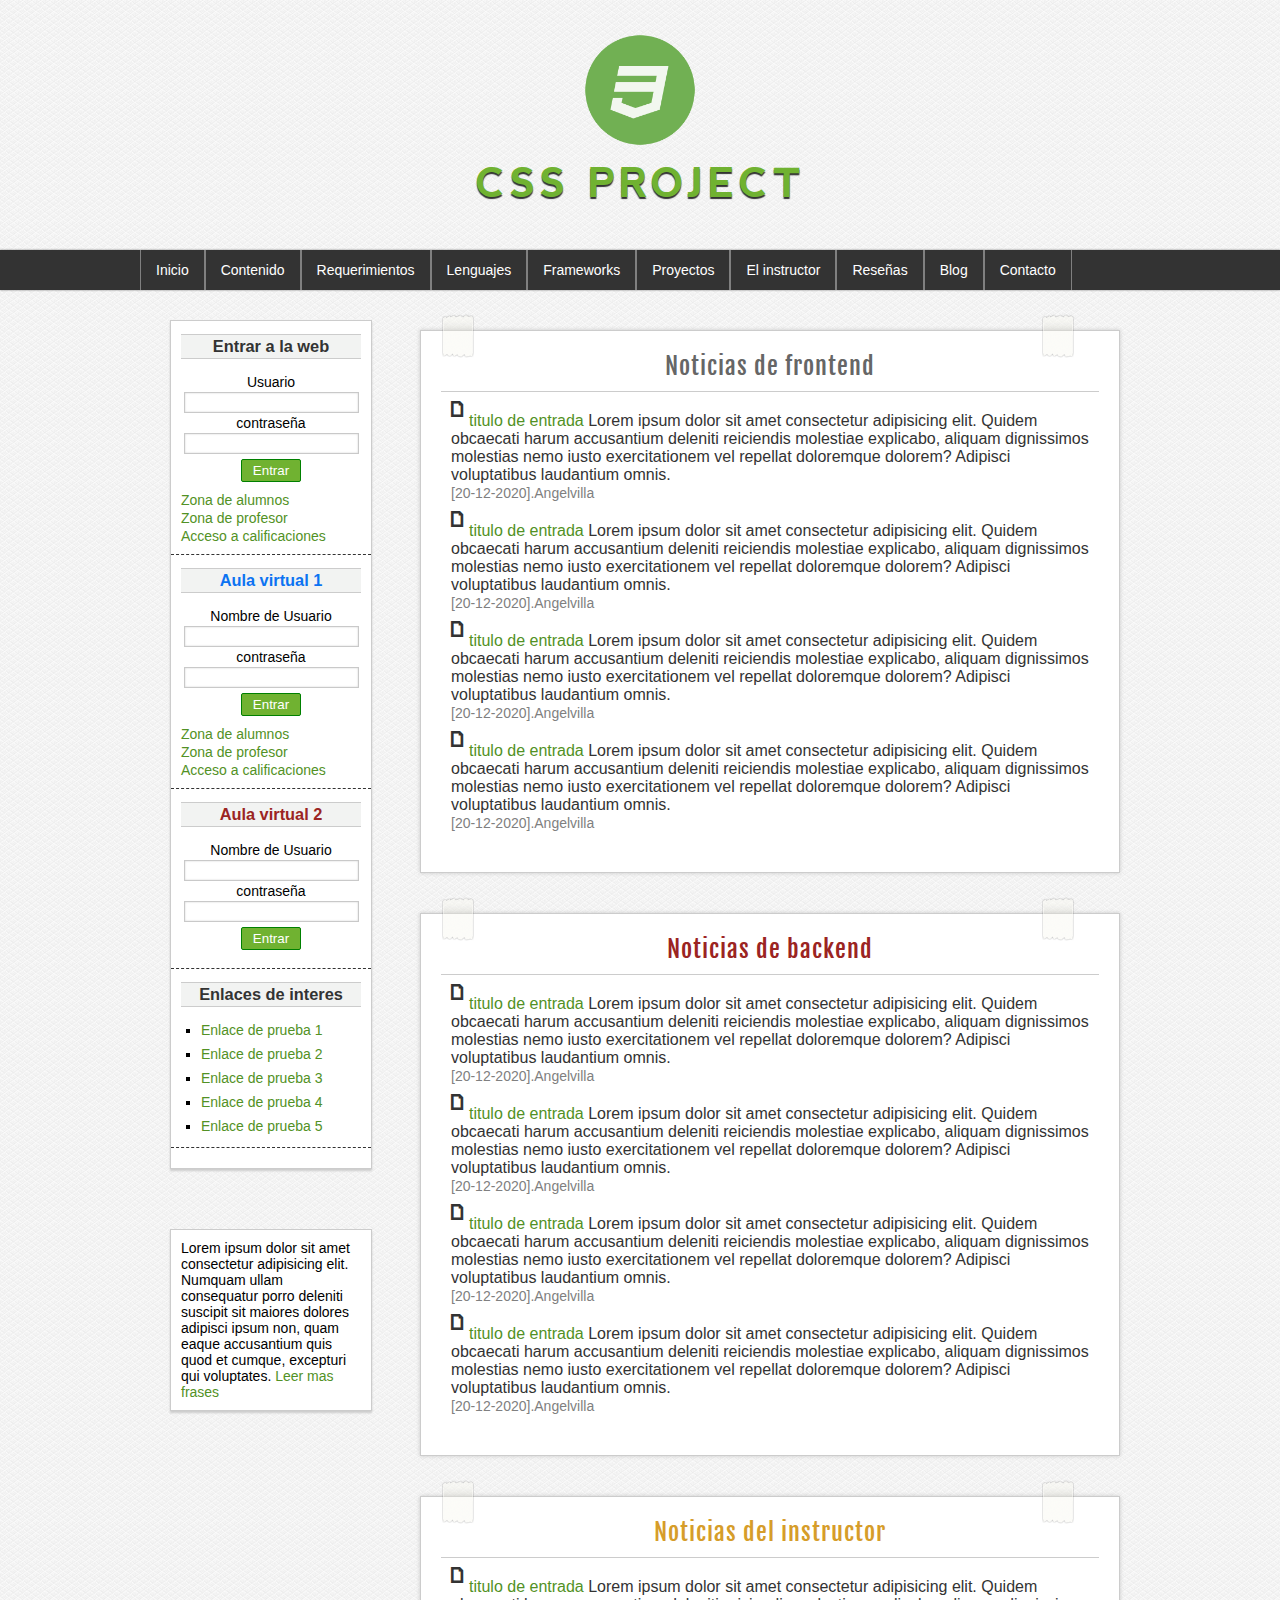
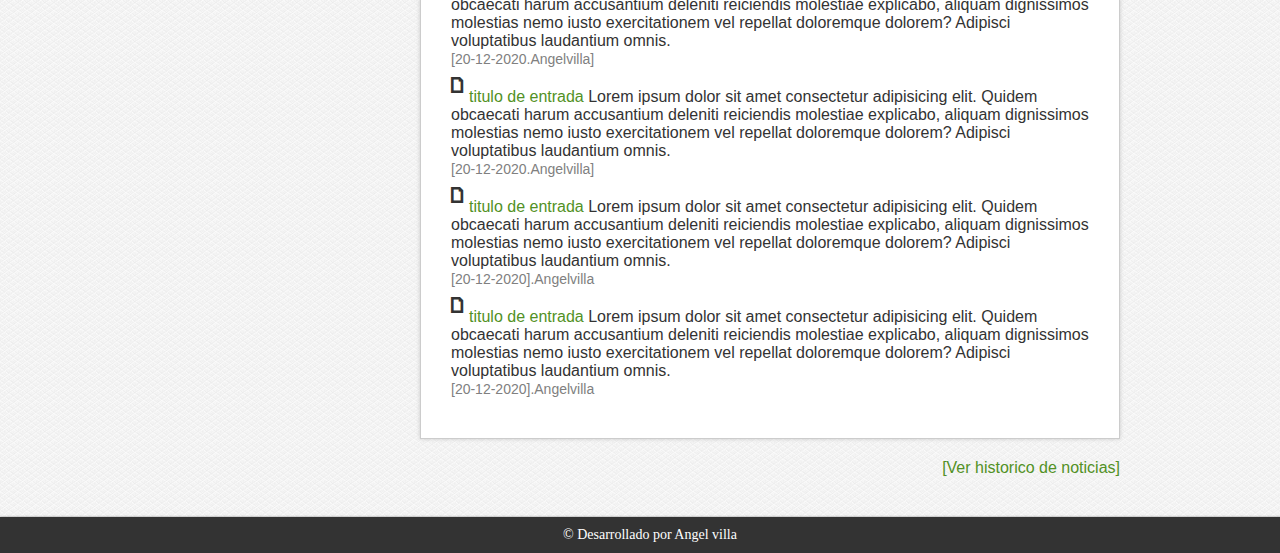
<file: Maquetacion 1/Maquetación 1/index.html>
<!DOCTYPE html>
<html lang="es">

<head>
    <meta charset="UTF-8">
    <meta name="viewport" content="width=device-width, initial-scale=1.0">
    <title>Máster en CSS</title>
    <link rel="stylesheet" href="style.css">
    <link rel="shortcut icon" href="img/logo.png" type="png">
</head>

<body>

    <!--Inicio de la cabecera-->
    <header id="header">
        <div id="logotipo">
            <img src="img/logo.png" alt="logotipo">
        </div>

        <h1>
            <a href="index.html"> <!--para que al clickear la cabecer devuelva home-->
                CSS PROJECT</a>
        </h1>

    </header>


    <!--Fin de la cabecera-->

    <!--Menu de navegacion-->

    <nav id="nav">
        <ul>
            <li>
                <a href="index.html">Inicio</a>
            </li>
            <li>
                <a href="index.html">Contenido</a>
            </li>
            <li>
                <a href="index.html">Requerimientos</a>
            </li>
            <li>
                <a href="index.html">Lenguajes</a>
                <ul>
                    <li>
                        <a href="index.html">HTML</a>
                    </li>
                    <li>
                        <a href="index.html">CSS</a>
                    </li>
                    <li>
                        <a href="index.html">JavaScript</a>
                    </li>
                </ul>
            </li>
            <li>
                <a href="index.html">Frameworks</a>
                <ul>
                    <li>
                        <a href="index.html">LESS</a>
                    </li>
                    <li>
                        <a href="index.html">SASS</a>
                    </li>
                    <li>
                        <a href="index.html">Boostraps</a>
                    </li>
                </ul>
            </li>
            <li>
                <a href="index.html">Proyectos</a>
            </li>
            <li>
                <a href="index.html">El instructor</a>
            </li>
            <li>
                <a href="index.html">Reseñas</a>
            </li>
            <li>
                <a href="index.html">Blog</a>
            </li>
            <li>
                <a href="index.html">Contacto</a>
            </li>
        </ul>
    </nav>
    <!--Fin del Menu de navegacion-->


    <!--Inicio del contenido central-->
    <div id="content">
        <!--Inicio de la barra lateral-->
        <aside id="aside">

            <div class="widget" id="login">
                <h3>Entrar a la web</h3>
                <form>
                    <label>Usuario</label>
                    <input type="text">
                    <label>contraseña</label>
                    <input type="password">

                    <input type="submit" value="Entrar">

                    <a href="index.html">Zona de alumnos</a>
                    <a href="index.html">Zona de profesor</a>
                    <a href="index.html">Acceso a calificaciones</a>
                </form>
            </div>


            <div class="widget" id="login">
                <h3 class="blue">Aula virtual 1</h3>
                <form>
                    <label>Nombre de Usuario</label>
                    <input type="text">
                    <label>contraseña</label>
                    <input type="password">

                    <input type="submit" value="Entrar">
                </form>

                <a href="index.html">Zona de alumnos</a>
                <a href="index.html">Zona de profesor</a>
                <a href="index.html">Acceso a calificaciones</a>

            </div>

            <div class="widget" id="login">
                <h3 class="red">Aula virtual 2</h3>
                <form>
                    <label>Nombre de Usuario</label>
                    <input type="text">
                    <label>contraseña</label>
                    <input type="password">

                    <input type="submit" value="Entrar">
                </form>
            </div>


            <div class="widget" id="login">
                <h3>Enlaces de interes</h3>
                <ul>
                    <li>
                        <a href="#">Enlace de prueba 1</a>
                    </li>
                    <li>
                        <a href="#">Enlace de prueba 2</a>
                    </li>
                    <li>
                        <a href="#">Enlace de prueba 3</a>
                    </li>
                    <li>
                        <a href="#">Enlace de prueba 4</a>
                    </li>
                    <li>
                        <a href="#">Enlace de prueba 5</a>
                    </li>
                </ul>


            </div>

        </aside>

        <!--Fin de la barra lateral-->

        <!--inicio de las secciones-->
        <div id="section">

            <section id="frontend">
                <span class="sticker">
                    <img class="sticker1" src="img/scotch.png" alt="scotch">
                    <img class="sticker2" src="img/scotch.png" alt="scotch">
                </span>
                <h2 class="titulo">Noticias de frontend</h2>
                
                <article class="article">
                    <span class="icons">a</span>
                    <p>
                        <a href="index.html">titulo de entrada</a>
                        Lorem ipsum dolor sit amet consectetur adipisicing elit. Quidem obcaecati harum accusantium deleniti reiciendis molestiae explicabo, aliquam dignissimos molestias nemo iusto exercitationem vel repellat doloremque dolorem? Adipisci voluptatibus laudantium omnis.
                    </p>
                    <span class="date">
                        [20-12-2020].Angelvilla
                    </span>
                </article>

                <article class="article">
                    <span class="icons">a</span>
                    <p>
                        <a href="index.html">titulo de entrada</a>
                        Lorem ipsum dolor sit amet consectetur adipisicing elit. Quidem obcaecati harum accusantium deleniti reiciendis molestiae explicabo, aliquam dignissimos molestias nemo iusto exercitationem vel repellat doloremque dolorem? Adipisci voluptatibus laudantium omnis.
                    </p>
                    <span class="date">
                        [20-12-2020].Angelvilla
                    </span>
                </article>

                <article class="article">
                    <span class="icons">a</span>
                    <p>
                        <a href="index.html">titulo de entrada</a>
                        Lorem ipsum dolor sit amet consectetur adipisicing elit. Quidem obcaecati harum accusantium deleniti reiciendis molestiae explicabo, aliquam dignissimos molestias nemo iusto exercitationem vel repellat doloremque dolorem? Adipisci voluptatibus laudantium omnis.
                    </p>
                    <span class="date">
                        [20-12-2020].Angelvilla
                    </span>
                </article>

                <article class="article">
                    <span class="icons">a</span>
                    <p>
                        <a href="index.html">titulo de entrada</a>
                        Lorem ipsum dolor sit amet consectetur adipisicing elit. Quidem obcaecati harum accusantium deleniti reiciendis molestiae explicabo, aliquam dignissimos molestias nemo iusto exercitationem vel repellat doloremque dolorem? Adipisci voluptatibus laudantium omnis.
                    </p>
                    <span class="date">
                        [20-12-2020].Angelvilla
                    </span>
                </article>
            </section>

            <section id="backend">
                <span class="sticker">
                    <img class="sticker1" src="img/scotch.png" alt="scotch">
                    <img class="sticker2" src="img/scotch.png" alt="scotch">
                </span>
                <h2 class="titulo red">Noticias de backend</h2>
                
                <article class="article">
                    <span class="icons">a</span>
                    <p>
                        <a href="index.html">titulo de entrada</a>
                        Lorem ipsum dolor sit amet consectetur adipisicing elit. Quidem obcaecati harum accusantium deleniti reiciendis molestiae explicabo, aliquam dignissimos molestias nemo iusto exercitationem vel repellat doloremque dolorem? Adipisci voluptatibus laudantium omnis.
                    </p>
                    <span class="date">
                        [20-12-2020].Angelvilla
                    </span>
                </article>

                <article class="article">
                    <span class="icons">a</span>
                    <p>
                        <a href="index.html">titulo de entrada</a>
                        Lorem ipsum dolor sit amet consectetur adipisicing elit. Quidem obcaecati harum accusantium deleniti reiciendis molestiae explicabo, aliquam dignissimos molestias nemo iusto exercitationem vel repellat doloremque dolorem? Adipisci voluptatibus laudantium omnis.
                    </p>
                    <span class="date">
                        [20-12-2020].Angelvilla
                    </span>
                </article>

                <article class="article">
                    <span class="icons">a</span>
                    <p>
                        <a href="index.html">titulo de entrada</a>
                        Lorem ipsum dolor sit amet consectetur adipisicing elit. Quidem obcaecati harum accusantium deleniti reiciendis molestiae explicabo, aliquam dignissimos molestias nemo iusto exercitationem vel repellat doloremque dolorem? Adipisci voluptatibus laudantium omnis.
                    </p>
                    <span class="date">
                        [20-12-2020].Angelvilla
                    </span>
                </article>

                <article class="article">
                    <span class="icons">a</span>
                    <p>
                        <a href="index.html">titulo de entrada</a>
                        Lorem ipsum dolor sit amet consectetur adipisicing elit. Quidem obcaecati harum accusantium deleniti reiciendis molestiae explicabo, aliquam dignissimos molestias nemo iusto exercitationem vel repellat doloremque dolorem? Adipisci voluptatibus laudantium omnis.
                    </p>
                    <span class="date">
                        [20-12-2020].Angelvilla
                    </span>
                </article>
            </section>

            <section id="instructor">
                <span class="sticker">
                    <img class="sticker1" src="img/scotch.png" alt="scotch">
                    <img class="sticker2" src="img/scotch.png" alt="scotch">
                </span>
                <h2 class="titulo orange">Noticias del instructor</h2>
                
                <article class="article">
                    <span class="icons">a</span>
                    <p>
                        <a href="index.html">titulo de entrada</a>
                        Lorem ipsum dolor sit amet consectetur adipisicing elit. Quidem obcaecati harum accusantium deleniti reiciendis molestiae explicabo, aliquam dignissimos molestias nemo iusto exercitationem vel repellat doloremque dolorem? Adipisci voluptatibus laudantium omnis.
                    </p>
                    <span class="date">
                        [20-12-2020.Angelvilla]
                    </span>
                </article>

                <article class="article">
                    <span class="icons">a</span>
                    <p>
                        <a href="index.html">titulo de entrada</a>
                        Lorem ipsum dolor sit amet consectetur adipisicing elit. Quidem obcaecati harum accusantium deleniti reiciendis molestiae explicabo, aliquam dignissimos molestias nemo iusto exercitationem vel repellat doloremque dolorem? Adipisci voluptatibus laudantium omnis.
                    </p>
                    <span class="date">
                        [20-12-2020.Angelvilla]
                    </span>
                </article>

                <article class="article">
                    <span class="icons">a</span>
                    <p>
                        <a href="index.html">titulo de entrada</a>
                        Lorem ipsum dolor sit amet consectetur adipisicing elit. Quidem obcaecati harum accusantium deleniti reiciendis molestiae explicabo, aliquam dignissimos molestias nemo iusto exercitationem vel repellat doloremque dolorem? Adipisci voluptatibus laudantium omnis.
                    </p>
                    <span class="date">
                        [20-12-2020].Angelvilla
                    </span>
                </article>

                <article class="article">
                    <span class="icons">a</span>
                    <p>
                        <a href="index.html">titulo de entrada</a>
                        Lorem ipsum dolor sit amet consectetur adipisicing elit. Quidem obcaecati harum accusantium deleniti reiciendis molestiae explicabo, aliquam dignissimos molestias nemo iusto exercitationem vel repellat doloremque dolorem? Adipisci voluptatibus laudantium omnis.
                    </p>
                    <span class="date">
                        [20-12-2020].Angelvilla
                    </span>
                </article>
            </section>
        </div>
        <!--fin de las secciones-->
        <aside id="frase">
            Lorem ipsum dolor sit amet consectetur adipisicing elit. Numquam ullam consequatur porro deleniti suscipit
            sit maiores dolores adipisci ipsum non, quam eaque accusantium quis quod et cumque, excepturi qui
            voluptates.
            
            <a href="#">Leer mas frases</a>
        </aside>
        <div class="clearfix"></div>
        <div id="history">
            <a href="index.html">[Ver historico de noticias]</a>
        </div>
    </div>
    <div class="clearfix"></div>
    <!--Fin del contenido central-->
    <footer id="footer">
        <p>&copy; Desarrollado por Angel villa</p>
    </footer>
</body>

</html>
</file>
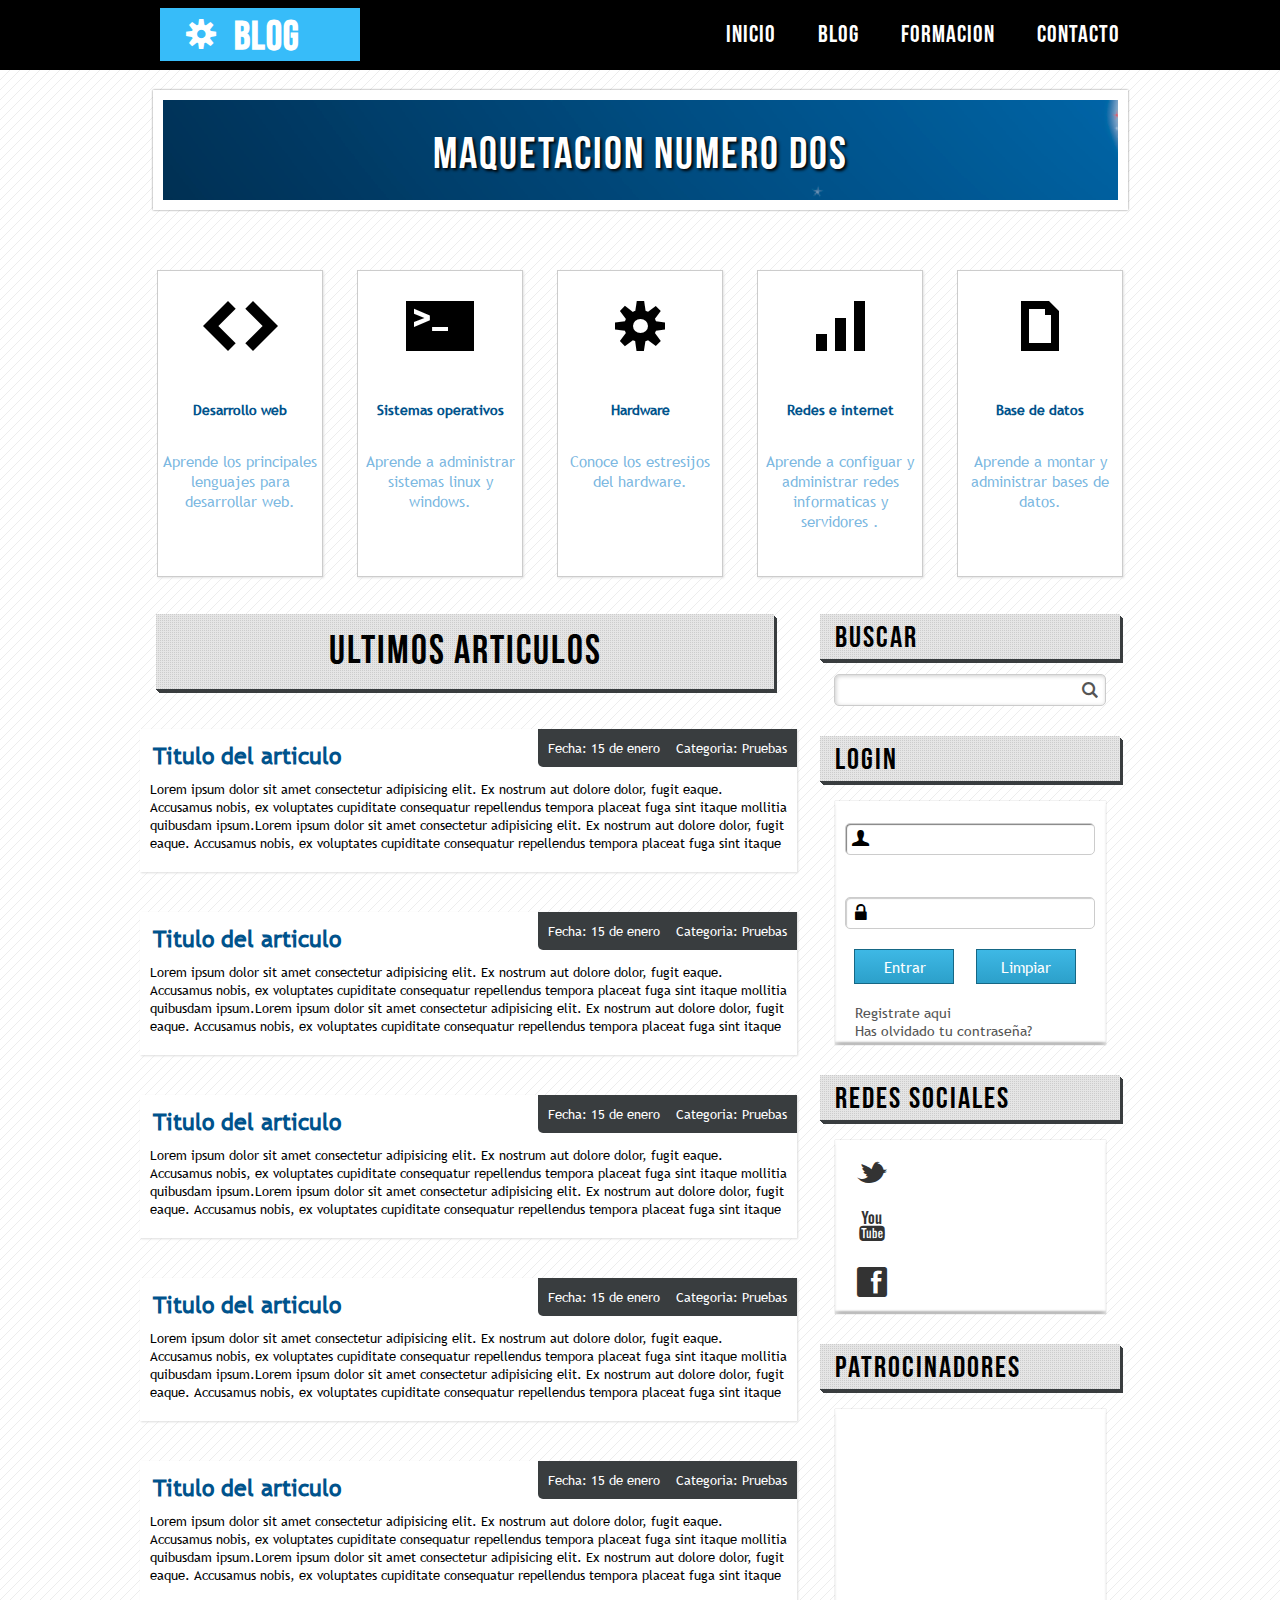
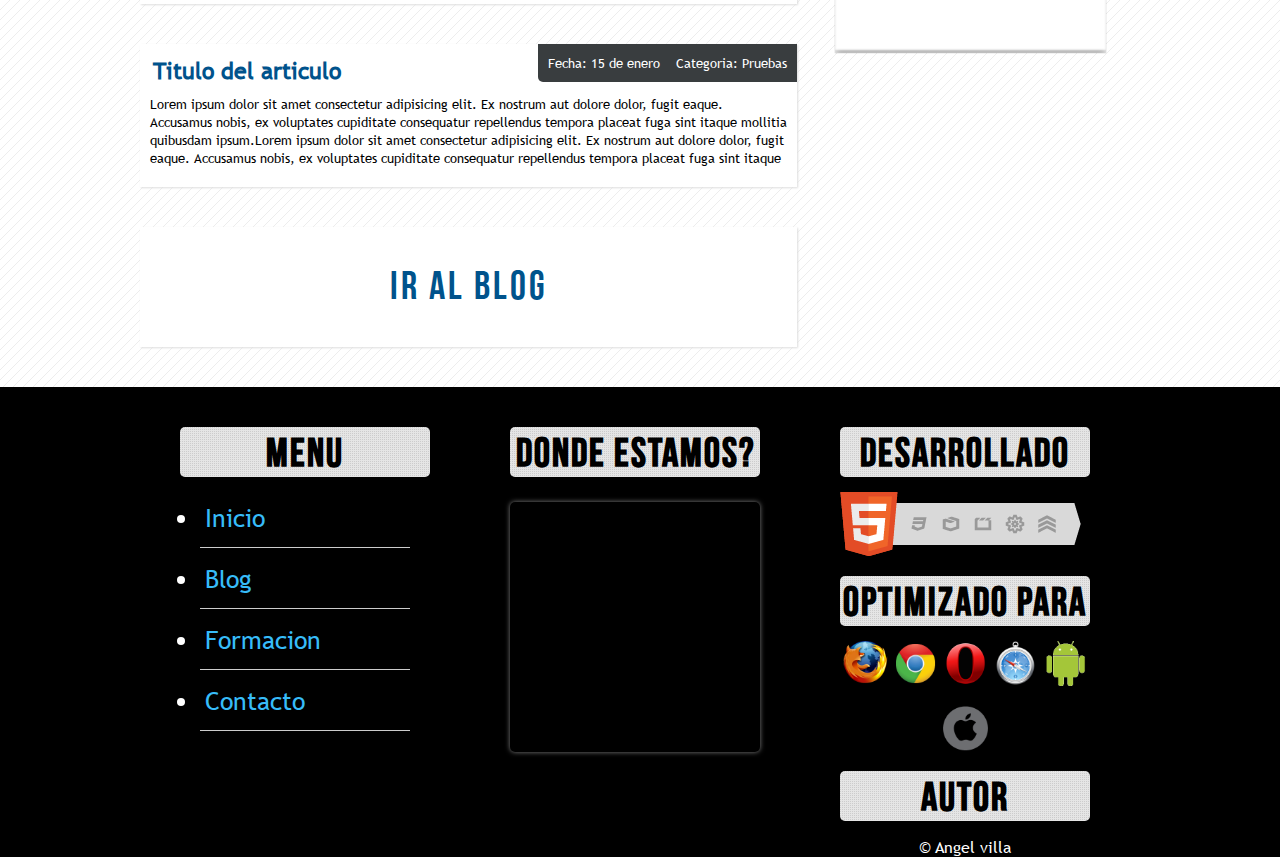
<file: reponsive design/Maquetacion 2/index.html>
<!DOCTYPE html>
<html lang="es">

<head>
    <meta charset="UTF-8">
    <meta name="viewport" content="width=device-width, user-scalable=no">
    <link rel="stylesheet" href="style.css">
    <link rel="icon" href="img/supertux.png" type="image/x-icon">
    <link rel="stylesheet" href="reponsive.css">
    <title>Maquetacion 2</title>

</head>

<body>
    <!--inicio de la cabecera-->
    <header id="header">
        <div class="wrap">
            <div id="logotipo">
                <span class="gear">S </span>
                <h3>BLOG</h3>
            </div>
            <nav id="menu">
                <ul>
                    <li>
                        <a href="#">Inicio</a>
                    </li>
                    <li>
                        <a href="#">Blog</a>
                    </li>
                    <li>
                        <a href="#">Formacion</a>
                    </li>
                    <li>
                        <a href="#">Contacto</a>
                    </li>
                </ul>
            </nav>
        </div>
    </header>
    <!--fin de la cabecera-->

    <section class="wrap">
        <section id="info">
            <!--inicio banner-->
            <div id="banner">
                <h1>Maquetacion numero dos </h1>
            </div>
            <!--fin banner-->
            <!--inicio de tarjetas-->
            <div id="cards">
                <div class="card">
                    <p class="icon">H</p>
                    <h2 class="category">Desarrollo web</h2>
                    <p class="description">
                        Aprende los principales lenguajes para desarrollar web.
                    </p>
                </div>

                <div class="card">
                    <p class="icon">_</p>
                    <h2 class="category">Sistemas operativos</h2>
                    <p class="description">
                        Aprende a administrar sistemas linux y windows.
                    </p>
                </div>

                <div class="card">
                    <p class="icon">S</p>
                    <h2 class="category">Hardware</h2>
                    <p class="description">
                        Conoce los estresijos del hardware.
                    </p>
                </div>

                <div class="card">
                    <p class="icon">u</p>
                    <h2 class="category">Redes e internet</h2>
                    <p class="description">
                        Aprende a configuar y administrar redes informaticas y servidores .
                    </p>
                </div>


                <div class="card">
                    <p class="icon">a</p>
                    <h2 class="category">Base de datos</h2>
                    <p class="description">
                        Aprende a montar y administrar bases de datos.
                    </p>
                </div>
            </div>
            <!--fin de tarjetas-->

        </section>
        <!--inicio de barra lateral-->
        <div class="clearfix"></div>
        <aside id="lateral">
            <h3>BUSCAR</h3>
            <div id="search">
                <form>
                    <input type="text" />
                    <input type="button" class="icon" value="L">
                </form>
            </div>

            <h3>LOGIN</h3>
            <div id="login" class="aside-box">
                <form>
                    <label class="icon" id="user">U</label>
                    <input type="email" />
                    <br>
                    <label class="icon" id="password">w</label>
                    <input type="password" />

                    <input type="submit" value="Entrar">
                    <input type="reset" value="Limpiar">


                    <a href="#">Registrate aqui</a>
                    <a href="#">Has olvidado tu contraseña?</a>
                </form>
            </div>

            <h3>REDES SOCIALES</h3>

            <div id="social" class="aside-box">
                <div class="twitter">
                    <a href="#" class="icon">t</a>
                    <p class="overlay">twitter</p>
                </div>

                <div class="youtube">
                    <a href="https://www.youtube.com" class="icon">y</a>
                    <p class="overlay">youtube</p>
                </div>

                <div class="facebook">
                    <a href="#" class="icon">f</a>
                    <p class="overlay">facebook</p>
                </div>
            </div>

            <h3>PATROCINADORES</h3>
            <div id="sponsors" class="aside-box"></div>
        </aside>
        <!--fin de barra lateral-->

        <!--inicio de articulos-->
        <section id="articles">
            <h2>Ultimos articulos</h2>
            <div class="clearfix"></div>
            <article>
                <div class="data">
                    <span>Fecha: 15 de enero</span>
                    <span>Categoria: Pruebas</span>
                </div>
                <h4>
                    <a href="#">Titulo del articulo </a>
                </h4>
                <p>Lorem ipsum dolor sit amet consectetur adipisicing elit. Ex nostrum aut dolore dolor, fugit eaque.
                    Accusamus nobis, ex voluptates cupiditate consequatur repellendus tempora placeat fuga sint itaque
                    mollitia quibusdam ipsum.Lorem ipsum dolor sit amet consectetur adipisicing elit. Ex nostrum aut
                    dolore dolor, fugit eaque.
                    Accusamus nobis, ex voluptates cupiditate consequatur repellendus tempora placeat fuga sint itaque
                </p>
            </article>


            <article>
                <div class="data">
                    <span>Fecha: 15 de enero</span>
                    <span>Categoria: Pruebas</span>
                </div>
                <h4>
                    <a href="#">Titulo del articulo </a>
                </h4>
                <p>Lorem ipsum dolor sit amet consectetur adipisicing elit. Ex nostrum aut dolore dolor, fugit eaque.
                    Accusamus nobis, ex voluptates cupiditate consequatur repellendus tempora placeat fuga sint itaque
                    mollitia quibusdam ipsum.Lorem ipsum dolor sit amet consectetur adipisicing elit. Ex nostrum aut
                    dolore dolor, fugit eaque.
                    Accusamus nobis, ex voluptates cupiditate consequatur repellendus tempora placeat fuga sint itaque
                </p>
            </article>


            <article>
                <div class="data">
                    <span>Fecha: 15 de enero</span>
                    <span>Categoria: Pruebas</span>
                </div>
                <h4>
                    <a href="#">Titulo del articulo </a>
                </h4>
                <p>Lorem ipsum dolor sit amet consectetur adipisicing elit. Ex nostrum aut dolore dolor, fugit eaque.
                    Accusamus nobis, ex voluptates cupiditate consequatur repellendus tempora placeat fuga sint itaque
                    mollitia quibusdam ipsum.Lorem ipsum dolor sit amet consectetur adipisicing elit. Ex nostrum aut
                    dolore dolor, fugit eaque.
                    Accusamus nobis, ex voluptates cupiditate consequatur repellendus tempora placeat fuga sint itaque
                </p>
            </article>


            <article>
                <div class="data">
                    <span>Fecha: 15 de enero</span>
                    <span>Categoria: Pruebas</span>
                </div>
                <h4>
                    <a href="#">Titulo del articulo </a>
                </h4>
                <p>Lorem ipsum dolor sit amet consectetur adipisicing elit. Ex nostrum aut dolore dolor, fugit eaque.
                    Accusamus nobis, ex voluptates cupiditate consequatur repellendus tempora placeat fuga sint itaque
                    mollitia quibusdam ipsum.Lorem ipsum dolor sit amet consectetur adipisicing elit. Ex nostrum aut
                    dolore dolor, fugit eaque.
                    Accusamus nobis, ex voluptates cupiditate consequatur repellendus tempora placeat fuga sint itaque
                </p>
            </article>


            <article>
                <div class="data">
                    <span>Fecha: 15 de enero</span>
                    <span>Categoria: Pruebas</span>
                </div>
                <h4>
                    <a href="#">Titulo del articulo </a>
                </h4>
                <p>Lorem ipsum dolor sit amet consectetur adipisicing elit. Ex nostrum aut dolore dolor, fugit eaque.
                    Accusamus nobis, ex voluptates cupiditate consequatur repellendus tempora placeat fuga sint itaque
                    mollitia quibusdam ipsum.Lorem ipsum dolor sit amet consectetur adipisicing elit. Ex nostrum aut
                    dolore dolor, fugit eaque.
                    Accusamus nobis, ex voluptates cupiditate consequatur repellendus tempora placeat fuga sint itaque
                </p>
            </article>


            <article>
                <div class="data">
                    <span>Fecha: 15 de enero</span>
                    <span>Categoria: Pruebas</span>
                </div>
                <h4>
                    <a href="#">Titulo del articulo </a>
                </h4>
                <p>Lorem ipsum dolor sit amet consectetur adipisicing elit. Ex nostrum aut dolore dolor, fugit eaque.
                    Accusamus nobis, ex voluptates cupiditate consequatur repellendus tempora placeat fuga sint itaque
                    mollitia quibusdam ipsum.Lorem ipsum dolor sit amet consectetur adipisicing elit. Ex nostrum aut
                    dolore dolor, fugit eaque.
                    Accusamus nobis, ex voluptates cupiditate consequatur repellendus tempora placeat fuga sint itaque
                </p>
            </article>
            <article id="blog">
                <a href="#">IR AL BLOG</a>
            </article>


        </section>
        <!--fin de  articulos-->
    </section>

    <!--inicio pie de pagina-->
    <div class="clearfix"></div>

    <footer id="footer">
        <div class="wrap">
            <div id="menu_footer">
                <h5>MENU</h5>
                <ul>
                    <li>
                        <a href="#">Inicio</a>
                    </li>
                    <li>
                        <a href="#">Blog</a>
                    </li>
                    <li>
                        <a href="#">Formacion</a>
                    </li>
                    <li>
                        <a href="#">Contacto</a>
                    </li>
                </ul>
            </div>

            <div id="location">
                <h5>DONDE ESTAMOS?</h5>
                <iframe
                    src="https://www.google.com/maps/embed?pb=!1m18!1m12!1m3!1d392562.9430847992!2d-105.18545644117289!3d39.76439863974136!2m3!1f0!2f0!3f0!3m2!1i1024!2i768!4f13.1!3m3!1m2!1s0x876b80aa231f17cf%3A0x118ef4f8278a36d6!2sDenver%2C%20Colorado%2C%20EE.%20UU.!5e0!3m2!1ses!2sve!4v1695515170751!5m2!1ses!2sve"
                    width="600" height="450" style="border:0;" allowfullscreen="" loading="lazy"
                    referrerpolicy="no-referrer-when-downgrade"></iframe>
            </div>

            <div id="info">
                <h5>Desarrollado con</h5>
                <p>
                    <img src="img/html5-badge-h-css3-graphics-multimedia-performance-semantics.png" alt="HTML">
                </p>
                <h5>Optimizado para</h5>
                <p id="browsers">
                    <a href="#">
                        <img src="img/firefox-icon.png" alt="firefox" title="firefox">
                    </a>

                    <a href="#">
                        <img src="img/chrome.png" alt="chrome" title="chrome">
                    </a>

                    <a href="#">
                        <img src="img/Opera_256x256.png" alt="Opera" title="Opera">
                    </a>

                    <a href="#">
                        <img src="img/safari.png" alt="safari" title="safari">
                    </a>

                    <a href="#">
                        <img src="img/android.png" alt="android" title="android">
                    </a>

                    <a href="#">
                        <img src="img/ios.png" alt="IPHONE" title="IPHONE">
                    </a>

                </p>
                <h5>
                    Autor
                </h5>
                <p>&copy; Angel villa</p>
            </div>


        </div>
    </footer>

</body>

</html>
</file>
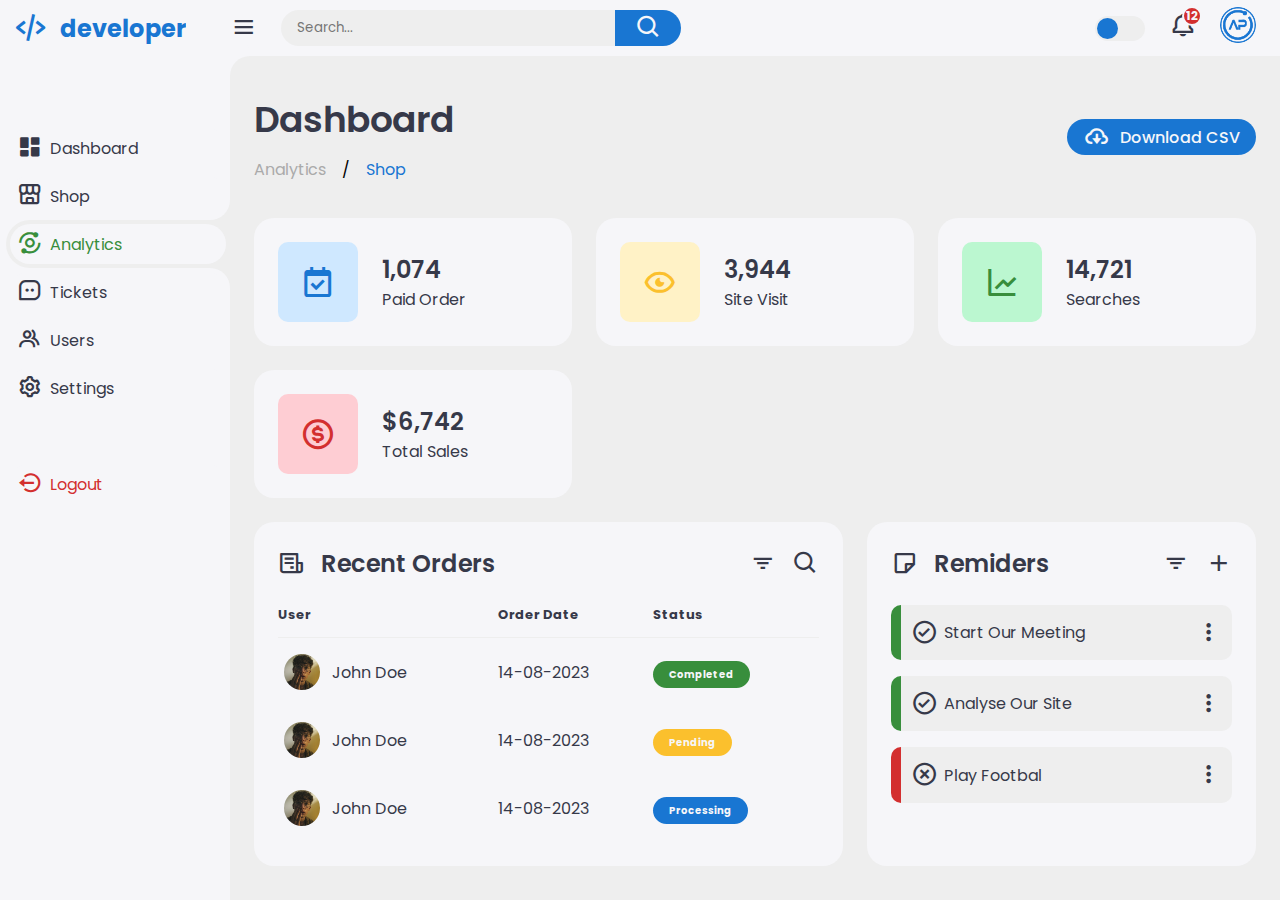
<file: dashboard/Dashboard-Designs/Admin Dashboard #02/index.html>
<!DOCTYPE html>
<html lang="en">

<head>
    <meta charset="UTF-8">
    <meta name="viewport" content="width=device-width, initial-scale=1.0">
    <link href='https://unpkg.com/boxicons@2.1.4/css/boxicons.min.css' rel='stylesheet'>
    <link rel="stylesheet" href="style.css">
    <title>Responsive Dashboard Design #2 | AsmrProg</title>
</head>

<body>

    <!-- Sidebar -->
    <div class="sidebar">
        <a href="#" class="logo">
            <i class='bx bx-code-alt'></i>
            <div class="logo-name">developer</div>
        </a>
        <ul class="side-menu">
            <li><a href="#"><i class='bx bxs-dashboard'></i>Dashboard</a></li>
            <li><a href="#"><i class='bx bx-store-alt'></i>Shop</a></li>
            <li class="active"><a href="#"><i class='bx bx-analyse'></i>Analytics</a></li>
            <li><a href="#"><i class='bx bx-message-square-dots'></i>Tickets</a></li>
            <li><a href="#"><i class='bx bx-group'></i>Users</a></li>
            <li><a href="#"><i class='bx bx-cog'></i>Settings</a></li>
        </ul>
        <ul class="side-menu">
            <li>
                <a href="#" class="logout">
                    <i class='bx bx-log-out-circle'></i>
                    Logout
                </a>
            </li>
        </ul>
    </div>
    <!-- End of Sidebar -->

    <!-- Main Content -->
    <div class="content">
        <!-- Navbar -->
        <nav>
            <i class='bx bx-menu'></i>
            <form action="#">
                <div class="form-input">
                    <input type="search" placeholder="Search...">
                    <button class="search-btn" type="submit"><i class='bx bx-search'></i></button>
                </div>
            </form>
            <input type="checkbox" id="theme-toggle" hidden>
            <label for="theme-toggle" class="theme-toggle"></label>
            <a href="#" class="notif">
                <i class='bx bx-bell'></i>
                <span class="count">12</span>
            </a>
            <a href="#" class="profile">
                <img src="images/logo.png">
            </a>
        </nav>

        <!-- End of Navbar -->

        <main>
            <div class="header">
                <div class="left">
                    <h1>Dashboard</h1>
                    <ul class="breadcrumb">
                        <li><a href="#">
                                Analytics
                            </a></li>
                        /
                        <li><a href="#" class="active">Shop</a></li>
                    </ul>
                </div>
                <a href="#" class="report">
                    <i class='bx bx-cloud-download'></i>
                    <span>Download CSV</span>
                </a>
            </div>

            <!-- Insights -->
            <ul class="insights">
                <li>
                    <i class='bx bx-calendar-check'></i>
                    <span class="info">
                        <h3>
                            1,074
                        </h3>
                        <p>Paid Order</p>
                    </span>
                </li>
                <li><i class='bx bx-show-alt'></i>
                    <span class="info">
                        <h3>
                            3,944
                        </h3>
                        <p>Site Visit</p>
                    </span>
                </li>
                <li><i class='bx bx-line-chart'></i>
                    <span class="info">
                        <h3>
                            14,721
                        </h3>
                        <p>Searches</p>
                    </span>
                </li>
                <li><i class='bx bx-dollar-circle'></i>
                    <span class="info">
                        <h3>
                            $6,742
                        </h3>
                        <p>Total Sales</p>
                    </span>
                </li>
            </ul>
            <!-- End of Insights -->

            <div class="bottom-data">
                <div class="orders">
                    <div class="header">
                        <i class='bx bx-receipt'></i>
                        <h3>Recent Orders</h3>
                        <i class='bx bx-filter'></i>
                        <i class='bx bx-search'></i>
                    </div>
                    <table>
                        <thead>
                            <tr>
                                <th>User</th>
                                <th>Order Date</th>
                                <th>Status</th>
                            </tr>
                        </thead>
                        <tbody>
                            <tr>
                                <td>
                                    <img src="images/profile-1.jpg">
                                    <p>John Doe</p>
                                </td>
                                <td>14-08-2023</td>
                                <td><span class="status completed">Completed</span></td>
                            </tr>
                            <tr>
                                <td>
                                    <img src="images/profile-1.jpg">
                                    <p>John Doe</p>
                                </td>
                                <td>14-08-2023</td>
                                <td><span class="status pending">Pending</span></td>
                            </tr>
                            <tr>
                                <td>
                                    <img src="images/profile-1.jpg">
                                    <p>John Doe</p>
                                </td>
                                <td>14-08-2023</td>
                                <td><span class="status process">Processing</span></td>
                            </tr>
                        </tbody>
                    </table>
                </div>

                <!-- Reminders -->
                <div class="reminders">
                    <div class="header">
                        <i class='bx bx-note'></i>
                        <h3>Remiders</h3>
                        <i class='bx bx-filter'></i>
                        <i class='bx bx-plus'></i>
                    </div>
                    <ul class="task-list">
                        <li class="completed">
                            <div class="task-title">
                                <i class='bx bx-check-circle'></i>
                                <p>Start Our Meeting</p>
                            </div>
                            <i class='bx bx-dots-vertical-rounded'></i>
                        </li>
                        <li class="completed">
                            <div class="task-title">
                                <i class='bx bx-check-circle'></i>
                                <p>Analyse Our Site</p>
                            </div>
                            <i class='bx bx-dots-vertical-rounded'></i>
                        </li>
                        <li class="not-completed">
                            <div class="task-title">
                                <i class='bx bx-x-circle'></i>
                                <p>Play Footbal</p>
                            </div>
                            <i class='bx bx-dots-vertical-rounded'></i>
                        </li>
                    </ul>
                </div>

                <!-- End of Reminders-->

            </div>

        </main>

    </div>

    <script src="index.js"></script>
</body>

</html>
</file>
<file: Maquetacion 1/Maquetación 1/style.css>
/*Fuentes*/
@font-face {
    font-family: "nevis";
    src: url(fonts/nevis.eot);
    src: url(fonts/nevis.eot?iefix) format("embedded-opentype"),
        url(fonts/nevis.woff) format("woff"),
        url(fonts/nevis.ttf) format("truetype"),
        url(fonts/nevis.svg) format("svg");
    font-weight: normal;
    font-style: normal;
    /*para que procese el tamano y el estilo normal sin niguna modficacion predeterminada*/
}

@font-face {
    font-family: "icons";
    src: url(fonts/websymbols-regular-webfont.svg#WebSymbolsRegular) format(svg),
    url(fonts/websymbols-regular-webfont.eot);
    src: url(fonts/websymbols-regular-webfont.eot#iefix) format("embedded-opentype"),
        url(fonts/websymbols-regular-webfont.woff) format("woff"),
        url(fonts/websymbols-regular-webfont.ttf) format("truetype"),
        url(fonts/websymbols-regular-webfont.ttf) format("svg");
    font-weight: normal;
    font-style: normal;
}
@font-face {
    font-family: "fajala";
    src: url(fonts/FjallaOne-Regular.ttf) format(truetype);

    font-weight: normal;
    font-style: normal;
}

/*Estilos generales*/
* {
    padding: 0;
    margin: 0;
    /**esto va hacer que no tenga margenes por ningun lado ni por dentro ni por fuera*/
}

.red {
    color: #9b2422 !important;
}

.blue {
    color: #0c73f2 !important;
}

.orange {
    color: #d69d2a !important;
}
/*icons*/
.icons {
    font-family: "icons";
    float: left;
    margin-right: 5px;
    margin-top: -12px;
}

.clearfix {
    float: none;
    clear: both;
}
    

body {
    background-image: url("img/paven.png");
    /*esto va aplicar un patron en la web*/
}

/*Formularios*/
input[type="text"],
input[type="email"],
input[type="password"],
select {
    border: 1px solid #C9C9C9;
    box-shadow: 0px 0px 2px #ccc inset;
    background: white;
    padding: 1px;
    padding-top: 2px;
    padding-bottom: 2px;
    color: gray;
    transition: all 300ms;
}

input[type="text"]:focus,
input[type="email"]:focus,
input[type="password"]:focus,
select:focus {
    border: 1px solid #70b231;
    color: black;
}

input[type="button"],
input[type="submit"],
input[type="reset"],
button {
    display: block;
    border-radius: 2px;
    width: 60px;
    padding: 3px;
    background-color: #70b231;
    border: 1px solid green;
    cursor: pointer;
    color: white;

}

input[type="button"]:hover,
input[type="submit"]:hover,
input[type="reset"]:hover,
button {
    box-shadow: 0px 0px 2px gray;
}

input[type="button"]:active,
input[type="submit"]:active,
input[type="reset"]:active,
button {
    box-shadow: 0px 0px 3px gray inset;
    text-shadow: 0px 0px 1px #ccc;
}

/*Cabecera*/

#header {
    min-width: 1024px;
    /*para que tenga ese ancho como minimo en la cabecera*/
    width: 100%;
    /* para que ocupe el ancho completo*/
    height: 250px;
    /*en este caso son 250px de altura desde el incio hasta el menu pero esto se puede medir con una regla*/
    margin: 0 auto;
    /*para que centre el div en caso que sea necesario*/
}

#header a {
    text-decoration: none;
    /*para quitarle el subrayado al enlace*/


}

#header #logotipo {
    width: 770px;
    /*para que el logotipo tenga ese ancho*/
    margin: 0px auto;
    /*esto es lo que va a centrar el logo*/
    padding-top: 20px;
    /*para hacer una separacion en la parte superior*/
}

#header #logotipo img {
    display: block;
    /*para que el elemento se comporte como un bloque*/
    text-align: center;
    margin: 0px auto;
    /*para que centre la imagen*/
    width: 140px;
    /*para aplicarle ese ancho a la img*/
}


#header h1 {
    text-align: center;
    /**/
    font-size: 40px;
    /*tamano de fuente*/
    color: #70b231;
    /*color de fuente*/
}

#header h1 a {
    color: #70b231;
    transition: all 300ms;
    font-family: "nevis";
    /*text tranform:uppercase(es para tranformar el contenido a mayuscula*/
    letter-spacing: 4px;
    margin-top: 10px;
    text-shadow: 0px 2px 1px #333333;
}

#header h1 a:hover {
    color: grey;
    text-shadow: 0px 2px 1px #333333, 0px 0px 4px #244505bc;
}

/*barra de navegacion*/

#nav {
    width: 100%;
    height: 40px;
    background-color: #333;
    color: white;
    font-family: sans-serif, Helvetica, Arial;
    font-size: 14px;
    box-shadow: 0px 0px 2px gray;

}

nav ul {
    list-style: none;
    text-decoration: none;
    margin: 0px auto;
    width: 1000px;

}

#nav>ul>li {
    line-height: 40px;
    /*linea de altura entre los elementos de la lista*/
    float: left;
    border-right: 1px solid gray;
    transition: all 300ms;
}


#nav>ul>li a {
    padding-right: 15px;
    padding-left: 15px;
    display: block;
    color: white;
    text-decoration: none;
}

#nav>ul>li>a:first-child {
    border-left: 1px solid gray;
}


#nav>ul>li:hover {
    background-color: #70b231;
    box-shadow: 0px 0px 4px green inset;
}


/*Menu desplegable*/
#nav>ul>li>ul {
    display: none;
    position: absolute;
    width: 170px;
    box-shadow: 0px 2px 2px gray;
    z-index: 1;
}

#nav>ul>li:hover>ul {
    display: block;
}

#nav>ul>li:hover>ul>li {
    background-color: #F2F1F0;
    border-bottom: 1px solid #D6D6D6;
    padding: 8px;
    line-height: 25px;
    font-size: 13px;
    transition: all 300ms;
}

#nav>ul>li:hover>ul>li>a {
    color: #666;
}

#nav>ul>li:hover>ul>li:hover {
    box-shadow: 0px 0px 6px #CCC inset;
    background: #cccccc77;
    cursor: pointer;
}


/*contenido*/
#content {
    width: 1000px;
    min-height: 1100px;
    margin: 0px auto;
}

/*barra lateral*/
#aside,
#frase {
    width: 200px;
    float: left;
    margin: 30px;
    background-color: white;
    border: 1px solid #ccc;
    box-shadow: 0px 2px 2px #ccc;
    font-family: sans-serif, Arial, Helvetica;

}

#frase {
    width: 180px;
    padding: 10px;
    font-size: 14px;
    font-family: sans-serif, arial, helvetica;
}

#aside .widget {
    display: block;
    width: 180px;
    margin: 5px auto;
    padding: 8px;
    padding-left: 10px;
    padding-right: 10px;
    font-size: 14px;
    border-bottom: 1px dashed #333333;
}

#aside .widget:last-child {
    margin-bottom: 20px;

}

#aside h3 {
    display: block;
    color: #333;
    width: 100%;
    text-align: center;
    padding-top: 2px;
    padding-bottom: 2px;
    background: #F2F3F2;
    border: 1px solid #ccc;
    border-left: none;
    border-right: none;
    margin-bottom: 15px;
}

#aside li {
    margin-top: 8px;
    margin-bottom: 5px;
    margin-left: 20px;
    list-style: square;
}


/*formularios barra lateral*/
#aside div label,
#aside div input[type="text"],
#aside div input[type="password"],
#aside div input[type="email"],
#aside div a {
    display: block;
    width: 95%;
    margin-top: 2px;
    margin-bottom: 2px;

}

#aside div input[type="button"],
#aside div input[type="submit"],
#aside div button {
    margin-top: 5px;
    margin-bottom: 10px;

}


#aside input,
#aside label {
    margin: 0px auto;
    text-align: center;
}

/*aunque tambien se pudo usar el selector "a" sin necesidad de usar el selector #aside*/
a {
    text-decoration: none;
    color: #529125;
}

#aside a:hover {
    color: #28561686;
}

#aside a:visited {
    color: #529125;
}

/*Secciones*/

#section{
    float: right;
    width: 70%;
    font-family: sans-serif,arial,helvetica;
    margin-right: 20px;

}

#section .titulo {
    font-size: 25px;
    margin-bottom: 5px;
    font-family: "fajala";
    font-size: 24px;
    font-weight: normal;
    letter-spacing: 1px;
    text-align: center;
    padding-top: 20px;
    padding-bottom: 10px;
    border-bottom: 1px solid #ccc;
    color: #666;
    margin-top: -20px;
}

#section section {
    margin-top: 40px;
    background-color: white;
    padding: 20px;
    border: 1px solid #ccc;
    box-shadow: 0px 0px 4px #C9C9C9  ;
    color: #333333;
    font-size: 16px;
    overflow: hidden;
}

#section .article {
margin: 10px;
margin-top: 20px;
margin-bottom: 20px;
}

#section .date {
    color: gray;
    font-size: 14px;
}



#section .sticker2,
#section .sticker1  {
    position: absolute;
    margin-top: -38px;
    z-index: 0;
    
    }

 #section .sticker2 {
    margin-left: 600px ;
 }

#history {
    float: right;
    margin-top: 20px;
    font-family: sans-serif,arial,helvetica;
    margin-right: 20px;
}

 /*PIE DE PAGINA*/

 #footer{
    width: 100%;
    margin: 0 auto;
    text-align: center;
    margin-top: 40px;
    background: #333;
    padding: 10px;
    padding-bottom: 10px;
    color: white;
    font-family: 'Times New Roman', Times, serif;
    font-size: 14px;
    box-shadow: 0px 0px 2px gray;
 }
</file>
<file: reponsive design/Maquetacion 2/style.css>
/*fuentes*/

@font-face {
    font-family: "TrebuchetMS";
    src: url(fonts/TrebuchetMS.ttf);
    font-weight: normal;
    font-style: normal;
}


@font-face {
    font-family: "BebasNeue";
    src: url(fonts/BebasNeue.otf);
    font-weight: normal;
    font-style: normal;
}

@font-face {
    font-family: "WebsymbolsRegular";
    src: url(fonts/websymbols-regular-webfont.eot);
    src: url(fonts/websymbols-regular-webfont.eot?iefix) format('embedded-opentype'),
        url(fonts/websymbols-regular-webfont.woff) format(woff),
        url(fonts/websymbols-regular-webfont.ttf) format(truetype),
        url(fonts/websymbols-regular-webfont.svg#websymbolsregular) format(svg);
    font-weight: normal;
    font-style: normal;
}

/*estilos generales*/

* {
    margin: 0px;
    padding: 0px;
}

body {
    background: url(img/pattern.png);

}

.wrap {
    width: 1000px;
    margin: 0px auto;
}

/*cabecera*/
#header {
    width: 100%;
    height: 70px;
    background-color: black;
    color: white;
    font-family: "BebasNeue";
}

#logotipo {
    float: left;
    width: 200px;
    background-color: #37bcf9;
    text-align: center;
    letter-spacing: 1px;
    cursor: pointer;
    overflow: hidden;
    transition: all 300ms;
    margin-top: 8px;
    margin-left: 20px;
}

#logotipo:hover {
    border-radius: 20px;
    color: black;
    background-color: #ccc;
}

#logotipo .gear {
    display: block;
    float: left;
    font-size: 30px;
    margin-top: 8px;
    margin-left: 26px;
    animation-name: rotate-gear;
    animation-duration: 5s;
    animation-iteration-count: infinite;
    animation-timing-function: linear;
}

@keyframes rotate-gear {
    from {
        transform: rotateZ(0deg);
    }

    to {
        transform: rotateZ(360deg);
    }
}

#logotipo:hover .gear {
    animation: frombellow 600ms linear;
}

@keyframes frombellow {
    0% {
        transform: translateY(0%);
    }

    50% {
        transform: translateY(200%);
    }

    100% {
        transform: translateY(0%);
    }
}


#logotipo h3 {
    display: block;
    float: right;
    font-size: 40px;
    margin-top: 5px;
    margin-right: 60px;

}

#logotipo:hover h3 {
    animation: fromright 300ms linear;
}

@keyframes fromright {
    from {
        transform: translateX(200%);
    }

    to {
        transform: translateX(0%);
    }
}

.gear,
.icon {
    font-family: "WebsymbolsRegular";
}

#menu {
    float: right;
    height: 70px;
    background: transparent;
}

#menu ul li {
    font-size: 24px;
    display: inline-block;
    margin: 0px 20px 0px 20px;
    letter-spacing: 1px;
    line-height: 70px;
}

#menu ul li a {
    display: block;
    color: white;
    text-decoration: none;
    transition: all 200ms;
}


#menu ul li a:hover {
    color: #37bcf9;
    transform: scale(1.2, 1.2);
}

/*banner*/
#banner {
    width: 95.5%;
    height: 100px;
    border: 10px solid white;
    box-shadow: 0px 0px 2px grey;
    background: url(img/bakbaner.png);
    background-position: -400px -700px;
    margin: 20px auto;
    overflow: hidden;
    animation: backbanner 10s linear;
}

@keyframes backbanner {
    0% {
        background-position: 0px 0px;
    }

    100% {
        background-position: -400px -700px;
    }
}

#banner h1 {
    display: block;
    width: 850px;
    font-family: "BebasNeue";
    color: white;
    font-size: 45px;
    font-weight: normal;
    letter-spacing: 2px;
    text-shadow: 2px 2px 3px black;
    margin: 27px auto;
    text-align: center;
    animation: showtext 10s linear;

}

@keyframes showtext {
    0% {
        transform: translateX(-600%) scale(5, 5);
        opacity: 1;

    }

    50% {
        transform: translateX(600%) scale(5, 5);
        opacity: 1;
    }

    75% {
        transform: translateX(-600%) scale(5, 5);
        text-shadow: none;
        color: transparent;
        opacity: 0;
    }

    100% {
        transform: translateX(0%) scale(1, 1);
        text-shadow: 2px 2px 1px black;
        color: white;
        opacity: 1;
    }
}

/*tarjetas*/
.card {
    overflow: hidden;
    float: left;
    width: 164px;
    height: 305px;
    border: 1px solid #ccc;
    box-shadow: 1px 1px 2px #dddd;
    overflow: hidden;
    margin: 17px;
    margin-top: 40px;
    background: white;
    cursor: pointer;
    transition: all 300ms;
}

.card:hover {
    background: black;
}

.card .icon {
    display: block;
    width: 100%;
    height: 130px;
    font-size: 50px;
    line-height: 110px;
    text-align: center;
    margin: 0px auto;
    transition: all 300ms;
}

.card:hover .icon {
    font-size: 70px;
    color: #37bcf9;
    animation: showicon 300ms linear;
}

@keyframes showicon {
    from {
        transform: translateY(-200%);
    }

    to {
        transform: translateY(0%);
    }
}

.card .category {
    width: 100%;
    height: 50px;
    font-family: "TrebuchetMS";
    font-size: 14px;
    font-weight: bold;
    text-align: center;
    color: #00538c;
    transition: all 300ms;
}


.card:hover .category {
    color: white;
    animation: showcategory 400ms linear;
}

@keyframes showcategory {
    from {
        transform: translateY(-300%);
        color: black;
    }

    to {
        transform: translateY(0%);
        color: white;
    }
}

.card .description {
    text-align: center;
    color: #3a95d2ae;
    font-family: "TrebuchetMS";
    font-size: 15px;
    transition: all 300ms;
}

.card:hover .description {
    color: white;
    animation: showdescription 400ms linear;
}

@keyframes showdescription {
    from {
        transform: translateX(-300%);
        color: black;
    }

    to {
        transform: translateX(0%);
    }
}

/*barra lateral*/
#lateral {
    width: 300px;
    height: 1200px;
    font-family: "TrebuchetMS";
    float: right;
    margin: 20px;
}

aside h3 {
    display: block;
    width: auto;
    height: 45px;
    line-height: 49px;
    background: url(img/pxgray.png), white;
    box-shadow: 0px 1px 0px #393d3f, 1px 2px 0px #393d3f, 2px 3px 0px #393d3f, 3px 4px 0px #393d3f;
    font-size: 30px;
    font-family: "BebasNeue";
    font-weight: normal;
    letter-spacing: 2px;
    padding-left: 15px;
    margin-top: 30px;
    margin-bottom: 15px;
}

aside h3:first-child {
    margin-top: 0px;
}

#search {
    width: 90%;
    height: 30px;
    margin: 10px auto;
    background-color: white;
    border: 1px solid #ccc;
    border-radius: 5px;
    box-shadow: 1px 1px 4px #ccc inset;

}

#lateral input[type="text"] {
    width: 87%;
    height: 30px;
    padding-left: 5px;
    border-radius: 5px;
    background-color: transparent;
    color: #ccc;
    transition: all 300ms;
    border: none;
}

#lateral input[type="text"]:focus {
    color: #555;
}

#lateral input[type="button"],
#lateral input[type="submit"] {
    height: 30px;
    cursor: pointer;
    font-size: 16px;
    background: transparent;
    border: none;
    color: #555;
    padding-left: 2px;
}

.aside-box {
    width: 89%;
    height: 240px;
    margin: 0px auto;
    margin-top: 20px;
    padding: 2px;
    background: white;
    box-shadow: 0px 0px 1px rgba(0, 0, 0, 0.3), 0px 3px 7px white inset, 0px -3px 2px rgba(0, 0, 0, 0.3) inset;
}

#login input[type="email"],
#login input[type="password"] {
    display: block;
    margin: 0 auto;
    margin-top: 20px;
    width: 82%;
    height: 30px;
    border: 1px solid #ccc;
    box-shadow: 1px 1px 1px #ccc inset;
    border-radius: 5px;
    padding-left: 30px;
    color: gray;
}

#login input[type="email"],
#login input[type="password"]:focus {
    color: #555;
    box-shadow: 1px 1px 1px gray inset;
}

#login #user,
#login #password {
    display: block;
    text-align: center;
    position: absolute;
    margin-left: 15px;
    margin-top: 6px;
    height: 30px;
}

#login #password {
    display: block;
    margin-left: 18px;
    margin-top: 25px;
    font-size: 20px;
}

#login input[type="submit"],
#login input[type="button"],
#login input[type="reset"],
#login button {

    text-align: center;
    width: 100px;
    height: 35px;
    margin-top: 20px;
    color: white;
    border: none;
    background: linear-gradient(to bottom, #3eb8e5 0%, #2ca0ca 100%);
    border: 1px solid #156785;
    border-radius: 0px;
    cursor: pointer;
    font-size: 15px;
    font-family: "TrebuchetMS";
    font-weight: lighter;
    margin-left: 17px;
    margin-bottom: 20px;
    transition: all 300ms;
}

#login input[type="submit"]:hover,
#login input[type="button"]:hover,
#login input[type="reset"]:hover,
#login button:hover {
    box-shadow: 0px 0px 3px gray;
}

#login a {
    display: block;
    font-size: 14px;
    color: #555;
    text-decoration: none;
    margin-left: 18px;
}

#login a:hover {
    text-decoration: underline;
    color: #2f78bc;
}

#social {
    height: 170px;
}

#social a {
    display: block;
    color: #333;
    text-decoration: none;
    font-size: 30px;
    margin-left: 20px;
    margin-top: 10px;
    margin-bottom: 20px;
}

#social .overlay {
    display: block;
    height: 20px;
    font-family: Arial, Helvetica, sans-serif;
    font-weight: bold;
    letter-spacing: 1px;
    text-shadow: 0px 0px 1px #ccc;
    border: 3px solid white;
    box-shadow: 0px 0px 4px #ccc;
    background: #F4F7Fe;
    position: absolute;
    padding: 5px;
    margin-left: 70px;
    margin-top: -52px;
    cursor: pointer;
    transform: translateX(-80%);
    opacity: 0;
    transition: all 400ms;
}

#social div:hover .overlay {
    opacity: 1;
    transform: translateX(0%);
}

/*articulos*/
#articles {
    float: left;
    width: 650px;
}

#articles h2 {
    display: block;
    width: 95%;
    height: 75px;
    line-height: 75px;
    text-align: center;
    font-family: "BebasNeue";
    font-size: 40px;
    font-weight: normal;
    letter-spacing: 2px;
    background: url(img/pxgray.png), white;
    box-shadow: 0px 1px 0px #393d3f, 1px 2px 0px #393d3f, 2px 3px 0px #393d3f, 3px 4px 0px #393d3f;
    margin: 0 auto;
    margin-top: 20px;
    margin-bottom: 15px;

}

.clearfix {
    float: none;
    clear: both;
}

#articles article {
    width: 98%;
    height: auto;
    border: 1px sollid #ccc;
    margin: 40px auto;
    padding: 10px;
    font-family: "TrebuchetMS";
    background: white;
    color: black;
    box-shadow: 1px 1px 2px #ddd;
}

#articles article h4 {
    display: block;
    font-size: 23px;
    margin: 3px;
}

#articles article h4 a {
    text-decoration: none;
    color: #00538c;
}


#articles article h4 a:hover {
    text-decoration: underline;
}

#articles .data {
    float: right;
    background: #393d3f;
    color: white;
    height: 30px;
    line-height: 30px;
    margin: -10px;
    padding: 4px;
    font-size: 13px;
    border-radius: 0px 0px 0px 5px;
}

#articles .data span {
    margin: 6px;
}

#articles article p {
    margin-top: 10px;
    margin-bottom: 10px;
    font-size: 13px;
}

#blog {
    height: 100px;
    margin-top: 60px;
    line-height: 100px;
    text-align: center;
    transition: all 1s;
}

#blog a {
    display: block;
    font-family: "BebasNeue";
    font-size: 40px;
    letter-spacing: 3px;
    color: #00538c;
    text-decoration: none;
    transition: all 1s;
}

#blog:hover {
    background-color: #333;
    border: 10px solid #37bcf9;
    border-radius: 240px;
    box-shadow: 0px 0px 10px gray;
    animation: blink 10s infinite linear;
}

#blog:hover a {
    color: white;
    text-shadow: 1px 1px 1px black, 1px 2px 1px black, 1px 3px 1px black, 1px 4px 1px black, 1px 5px 1px black, 1px 6px 1px black;
}

@keyframes blink {
    0% {
        border: 10px solid #37bcf9;
    }

    25% {
        border: 10px solid green;
    }

    50% {
        border: 10px solid yellow;
    }

    75% {
        border: 10px solid white;
    }

    100% {
        border: 10px solid #37bcf9;
    }
}

/*footer*/

#footer {
    width: 100%;
    height: 470px;
    background: black;
    color: white;
    overflow: hidden;
}

#footer .wrap>div {
    float: left;
    width: 250px;
    height: 370px;
    margin: 40px;
    text-align: center;
    color: white;
    font-family: "TrebuchetMS";
}

#footer a {
    text-decoration: none;
    color: #37bcf9;
    transition: all 300ms;
}

#footer h5 {
    display: block;
    background: url(img/pxgray.png), white;
    height: 50px;
    letter-spacing: 2px;
    text-align: center;
    font-family: "BebasNeue";
    font-size: 40px;
    line-height: 55px;
    color: black;
    border-radius: 5px;
    margin-bottom: 15px;
}

#footer ul {
    text-align: left;
    margin: 20px;
    font-size: 25px;
}

#footer ul li {
    margin-top: 10px;
    padding: 5px;
    border-bottom: 1px solid #ccc;
}

#footer ul li a {
    display: block;
    height: 40px;
    transition: all 300ms;
}

#footer ul li:hover a {
    padding-left: 40px;
    color: white;
    width: 100%;
}

#footer iframe {
    width: 100%;
    height: 250px;
    margin-top: 10px;
    border-radius: 5px;
    border: 5px solid white;
    box-shadow: 0px 0px 5px gray;
}

#footer img {
    margin-bottom: 15px;
}

#footer #browsers img {
    width: 45px;
}
</file>
<file: reponsive design/Maquetacion 2/reponsive.css>
/*1150px*/
@media (max-width:1024px) {
    #lateral {
        width: 250px;
    }

    .wrap {
        width: 90%;
        margin: 0 auto;
    }

    .card {
        width: 15%;
        margin: 2%;
        color: red;
    }

    .card p {
        width: 90%;
        display: block;
        margin: 0px auto;
        text-align: center;
    }

    #banner h1 {
        width: 100%;
        font-size: 35px;
        text-align: center;
        margin: 33px auto;
    }

    #articles {
        width: 64%;
    }

    #articles article {
        width: 95%;
    }

    #footer .wrap>div {
        width: 24%;
    }

    #footer h5 {
        font-size: 30px;
    }

    #footer #browsers img {
        width: 13%;
    }

    #login input[type="submit"],
    #login input[type="button"],
    #login input[type="reset"],
    #login button {
        width: 90px;
    }
}

/*1100px*/


@media (max-width:1100px) {
    #footer .wrap>div {
        width: 24%;
    }

    #footer #browsers img {
        width: 13%;
    }

    #footer h5 {
        font-size: 30px;
    }
}

@media (max-width:1080px) {
    .card .category {
        font-size: 17px;
    }

    .card .description {
        font-size: 14px;
    }
}

@media (max-width:1000px) {
    #lateral {
        width: 250px;
        margin-top: 10px;
        margin-left: 5px;
        margin-bottom: 15px;
    }
}

@media (max-width:970px) {
    .card .category {
        font-size: 14px;
    }

    #articles {
        width: 59%;
    }

    #footer h5 {
        font-size: 22px;
    }
}


@media (max-width:899px){
#lateral h3{
    font-size: 20px;
}
}

@media (max-width:798px){
    #banner h1 {
        font-size: 29px;
    }
    .card{
        height: auto;
    }

    .card .category{
        font-size: 15px;
        margin-top: -23px;
    }
    .card .description{
        display: none;
    }

    #footer img{
        margin-bottom: 15px;
        max-width: 100%;
    }

    #footer .wrap> div {
        width: 22%;
    
}
}

/*768px*/


@media (max-width:768px) {
    .card {
        width: 17.5%;
        margin: 1%;
    }

    #banner h1 {
        font-size: 35px;
        text-align: center;
    }

    #articles {
        width: 65%;
    }

    #lateral {
        width: 25%;
    }

    #lateral input[type="text"] {
        width: 78%;
    }

    .aside-box {
        width: 96%;
        min-height: 140px;
        height: auto;
        padding-bottom: 10px;
    }

    .login a {
        margin-top: 10px;
        margin-bottom: 10px;
    }

    #login #user,
    #login #password {
        margin-left: 8px;
    }

    #articles article h4 {
        font-size: 21px;
    }

    #articles .data {
        font-size: 11px;
    }

    #search {
        width: 95%;
    }

    #login input[type="email"],
    #login input[type="password"] {
        width: 79%;
    }

    aside h3 {
        font-size: 24px;
    }

    input[type="reset"]{
        display: none;
    }
    #banner h1{
        width: 100%;
    }

    #footer .wrap>div{
        width: 25%;
        margin: 20px;
    }
}

@media (max-width:724px){
    #header {
        width: 100%;
        height: 120px;
        padding-top: 10px;
    }

    #menu{
        clear: both;
        float: none;
        width: 75%;
        margin: 0 auto;
    }

    #logotipo {
        float: none;
        width: 250px;
        margin: 0px auto;
        
}
}

@media (max-width:650px){
    #lateral{
        float: none;
        margin: 0 auto;
        width: 100%;
        min-height: auto;
        height: 1000px;
        margin-top: 20px;
    }
    #articles {
        float: none;
        margin: 0 auto;
        width: 100%;
        min-height: auto;

    }

    #banner h1{
        font-size: 35px;
    }

    #lateral input[type="text"] {
        width: 93%;
}

#login input[type="email"], #login input[type="password"] {
    width: 94%;
}

#footer {
    height: auto;
    padding-bottom: 40px;
}

#footer .wrap > div {
    width: 100%;
    margin: 0px auto;
    margin-top: 20px;
}

#footer h5{
    font-size: 25px;
}
}

@media (max-width:649px){



    #logotipo{
        float: left;
        width: 200px;
    }

    
    #header{
        width: 100%;
        height: 300px;
        padding-top: 10px;
    }

    #menu{
        clear: both;
        float: none;
        width: 100%;
        margin: 0px auto;
    }

    #menu ul li{
        width: 100%;
        line-height: 52px;
    }


    #menu ul li a:hover{
        color: #37bcf9;
        transform: scale(1,1);
    }

    #banner{
        height: 85px;
    }
    #banner h1 {
        font-size: 27px;}

    #lateral input[type="text"]{
        width: 85%;
    }

    .card .icon {
        font-size: 35px;
    }

    .card .icon:hover{
        font-size: 35px;
    }
    .card .category{
        font-size: 13px;
    }

    #articles .data{
        float: none;
        margin: -10px;
        border-radius: 0px 0px 0px 0px;
    }

    #articles article h4 {
        margin-top: 20px;
    }
}
</file>
<file: dashboard/Dashboard-Designs/Admin Dashboard #02/style.css>
@import url('https://fonts.googleapis.com/css2?family=Poppins:wght@300;400;500;600;700;800&display=swap');

:root {
    --light: #f6f6f9;
    --primary: #1976D2;
    --light-primary: #CFE8FF;
    --grey: #eee;
    --dark-grey: #AAAAAA;
    --dark: #363949;
    --danger: #D32F2F;
	--light-danger: #FECDD3;
    --warning: #FBC02D;
    --light-warning: #FFF2C6;
    --success: #388E3C;
    --light-success: #BBF7D0;
}

*{
    margin: 0;
    padding: 0;
    box-sizing: border-box;
    font-family: 'Poppins', sans-serif;
}

.bx{
    font-size: 1.7rem;
}

a{
    text-decoration: none;
}

li{
    list-style: none;
}

html{
    overflow-x: hidden;
}

body.dark{
    --light: #181a1e;
    --grey: #25252c;
    --dark: #fbfbfb
}

body{
    background: var(--grey);
    overflow-x: hidden;
}

.sidebar{
    position: fixed;
    top: 0;
    left: 0;
    background: var(--light);
    width: 230px;
    height: 100%;
    z-index: 2000;
    overflow-x: hidden;
    scrollbar-width: none;
    transition: all 0.3s ease;
}

.sidebar::-webkit-scrollbar{
    display: none;
}

.sidebar.close{
    width: 60px;
}

.sidebar .logo{
    font-size: 24px;
    font-weight: 700;
    height: 56px;
    display: flex;
    align-items: center;
    color: var(--primary);
    z-index: 500;
    padding-bottom: 20px;
    box-sizing: content-box;
}

.sidebar .logo .logo-name span{
    color: var(--dark);
}

.sidebar .logo .bx{
    min-width: 60px;
    display: flex;
    justify-content: center;
    font-size: 2.2rem;
}

.sidebar .side-menu{
    width: 100%;
    margin-top: 48px;
}

.sidebar .side-menu li{
    height: 48px;
    background: transparent;
    margin-left: 6px;
    border-radius: 48px 0 0 48px;
    padding: 4px;
}

.sidebar .side-menu li.active{
    background: var(--grey);
    position: relative;
}

.sidebar .side-menu li.active::before{
    content: "";
    position: absolute;
    width: 40px;
    height: 40px;
    border-radius: 50%;
    top: -40px;
    right: 0;
    box-shadow: 20px 20px 0 var(--grey);
    z-index: -1;
}

.sidebar .side-menu li.active::after{
    content: "";
    position: absolute;
    width: 40px;
    height: 40px;
    border-radius: 50%;
    bottom: -40px;
    right: 0;
    box-shadow: 20px -20px 0 var(--grey);
    z-index: -1;
}

.sidebar .side-menu li a{
    width: 100%;
    height: 100%;
    background: var(--light);
    display: flex;
    align-items: center;
    border-radius: 48px;
    font-size: 16px;
    color: var(--dark);
    white-space: nowrap;
    overflow-x: hidden;
    transition: all 0.3s ease;
}

.sidebar .side-menu li.active a{
    color: var(--success);
}

.sidebar.close .side-menu li a{
    width: calc(48px - (4px * 2));
    transition: all 0.3s ease;
}

.sidebar .side-menu li a .bx{
    min-width: calc(60px - ((4px + 6px) * 2));
    display: flex;
    font-size: 1.6rem;
    justify-content: center;
}

.sidebar .side-menu li a.logout{
    color: var(--danger);
}

.content{
    position: relative;
    width: calc(100% - 230px);
    left: 230px;
    transition: all 0.3s ease;
}

.sidebar.close~.content{
    width: calc(100% - 60px);
    left: 60px;
}

.content nav{
    height: 56px;
    background: var(--light);
    padding: 0 24px 0 0;
    display: flex;
    align-items: center;
    grid-gap: 24px;
    position: sticky;
    top: 0;
    left: 0;
    z-index: 1000;
}

.content nav::before{
    content: "";
    position: absolute;
    width: 40px;
    height: 40px;
    bottom: -40px;
    left: 0;
    border-radius: 50%;
    box-shadow: -20px -20px 0 var(--light);
}

.content nav a{
    color: var(--dark);
}

.content nav .bx.bx-menu{
    cursor: pointer;
    color: var(--dark);
}

.content nav form{
    max-width: 400px;
    width: 100%;
    margin-right: auto;
}

.content nav form .form-input{
    display: flex;
    align-items: center;
    height: 36px;
}

.content nav form .form-input input{
    flex-grow: 1;
    padding: 0 16px;
    height: 100%;
    border: none;
    background: var(--grey);
    border-radius: 36px 0 0 36px;
    outline: none;
    width: 100%;
    color: var(--dark);
}

.content nav form .form-input button{
    width: 80px;
    height: 100%;
    display: flex;
    justify-content: center;
    align-items: center;
    background: var(--primary);
    color: var(--light);
    font-size: 18px;
    border: none;
    outline: none;
    border-radius: 0 36px 36px 0;
    cursor: pointer;
}

.content nav .notif{
    font-size: 20px;
    position: relative;
}

.content nav .notif .count{
    position: absolute;
    top: -6px;
    right: -6px;
    width: 20px;
    height: 20px;
    background: var(--danger);
    border-radius: 50%;
    color: var(--light);
    border: 2px solid var(--light);
    font-weight: 700;
    font-size: 12px;
    display: flex;
    align-items: center;
    justify-content: center;
}

.content nav .profile img{
    width: 36px;
    height: 36px;
    object-fit: cover;
    border-radius: 50%;
}

.content nav .theme-toggle{
    display: block;
    min-width: 50px;
    height: 25px;
    background: var(--grey);
    cursor: pointer;
    position: relative;
    border-radius: 25px;
}

.content nav .theme-toggle::before{
    content: "";
    position: absolute;
    top: 2px;
    left: 2px;
    bottom: 2px;
    width: calc(25px - 4px);
    background: var(--primary);
    border-radius: 50%;
    transition: all 0.3s ease;
}

.content nav #theme-toggle:checked+.theme-toggle::before{
    left: calc(100% - (25px - 4px) - 2px);
}

.content main{
    width: 100%;
    padding: 36px 24px;
    max-height: calc(100vh - 56px);
}

.content main .header{
    display: flex;
    align-items: center;
    justify-content: space-between;
    grid-gap: 16px;
    flex-wrap: wrap;
}

.content main .header .left h1{
    font-size: 36px;
    font-weight: 600;
    margin-bottom: 10px;
    color: var(--dark);
}

.content main .header .left .breadcrumb{
    display: flex;
    align-items: center;
    grid-gap: 16px;
}

.content main .header .left .breadcrumb li{
    color: var(--dark);
}

.content main .header .left .breadcrumb li a{
    color: var(--dark-grey);
    pointer-events: none;
}

.content main .header .left .breadcrumb li a.active{
    color: var(--primary);
    pointer-events: none;
}

.content main .header .report{
    height: 36px;
    padding: 0 16px;
    border-radius: 36px;
    background: var(--primary);
    color: var(--light);
    display: flex;
    align-items: center;
    justify-content: center;
    grid-gap: 10px;
    font-weight: 500;
}

.content main .insights{
    display: grid;
    grid-template-columns: repeat(auto-fit, minmax(240px, 1fr));
    grid-gap: 24px;
    margin-top: 36px;
}

.content main .insights li{
    padding: 24px;
    background: var(--light);
    border-radius: 20px;
    display: flex;
    align-items: center;
    grid-gap: 24px;
    cursor: pointer;
}

.content main .insights li .bx{
    width: 80px;
    height: 80px;
    border-radius: 10px;
    font-size: 36px;
    display: flex;
    align-items: center;
    justify-content: center;
}

.content main .insights li:nth-child(1) .bx{
    background: var(--light-primary);
    color: var(--primary);
}

.content main .insights li:nth-child(2) .bx{
    background: var(--light-warning);
    color: var(--warning);
}

.content main .insights li:nth-child(3) .bx{
    background: var(--light-success);
    color: var(--success);
}

.content main .insights li:nth-child(4) .bx{
    background: var(--light-danger);
    color: var(--danger);
}

.content main .insights li .info h3{
    font-size: 24px;
    font-weight: 600;
    color: var(--dark);
}

.content main .insights li .info p{
    color: var(--dark);
}

.content main .bottom-data{
    display: flex;
    flex-wrap: wrap;
    grid-gap: 24px;
    margin-top: 24px;
    width: 100%;
    color: var(--dark);
}

.content main .bottom-data>div{
    border-radius: 20px;
    background: var(--light);
    padding: 24px;
    overflow-x: auto;
}

.content main .bottom-data .header{
    display: flex;
    align-items: center;
    grid-gap: 16px;
    margin-bottom: 24px;
}

.content main .bottom-data .header h3{
    margin-right: auto;
    font-size: 24px;
    font-weight: 600;
}

.content main .bottom-data .header .bx{
    cursor: pointer;
}

.content main .bottom-data .orders{
    flex-grow: 1;
    flex-basis: 500px;
}

.content main .bottom-data .orders table{
    width: 100%;
    border-collapse: collapse;
}

.content main .bottom-data .orders table th{
    padding-bottom: 12px;
    font-size: 13px;
    text-align: left;
    border-bottom: 1px solid var(--grey);
}

.content main .bottom-data .orders table td{
    padding: 16px 0;
}

.content main .bottom-data .orders table tr td:first-child{
    display: flex;
    align-items: center;
    grid-gap: 12px;
    padding-left: 6px;
}

.content main .bottom-data .orders table td img{
    width: 36px;
    height: 36px;
    border-radius: 50%;
    object-fit: cover;
}

.content main .bottom-data .orders table tbody tr{
    cursor: pointer;
    transition: all 0.3s ease;
}

.content main .bottom-data .orders table tbody tr:hover{
    background: var(--grey);
}

.content main .bottom-data .orders table tr td .status{
    font-size: 10px;
    padding: 6px 16px;
    color: var(--light);
    border-radius: 20px;
    font-weight: 700;
}

.content main .bottom-data .orders table tr td .status.completed{
    background: var(--success);
}

.content main .bottom-data .orders table tr td .status.process{
    background: var(--primary);
}

.content main .bottom-data .orders table tr td .status.pending{
    background: var(--warning);
}

.content main .bottom-data .reminders{
    flex-grow: 1;
    flex-basis: 300px;
}

.content main .bottom-data .reminders .task-list{
    width: 100%;
}

.content main .bottom-data .reminders .task-list li{
    width: 100%;
    margin-bottom: 16px;
    background: var(--grey);
    padding: 14px 10px;
    border-radius: 10px;
    display: flex;
    align-items: center;
    justify-content: space-between;
}

.content main .bottom-data .reminders .task-list li .task-title{
    display: flex;
    align-items: center;
}

.content main .bottom-data .reminders .task-list li .task-title p{
    margin-left: 6px;
}

.content main .bottom-data .reminders .task-list li .bx{
  cursor: pointer;  
}

.content main .bottom-data .reminders .task-list li.completed{
    border-left: 10px solid var(--success);
}

.content main .bottom-data .reminders .task-list li.not-completed{
    border-left: 10px solid var(--danger);
}

.content main .bottom-data .reminders .task-list li:last-child{
   margin-bottom: 0;
}

@media screen and (max-width: 768px) {
    .sidebar{
        width: 200px;
    }

    .content{
        width: calc(100% - 60px);
        left: 200px;
    }

}

@media screen and (max-width: 576px) {
    
    .content nav form .form-input input{
        display: none;
    }

    .content nav form .form-input button{
        width: auto;
        height: auto;
        background: transparent;
        color: var(--dark);
        border-radius: none;
    }

    .content nav form.show .form-input input{
        display: block;
        width: 100%;
    }

    .content nav form.show .form-input button{
        width: 36px;
        height: 100%;
        color: var(--light);
        background: var(--danger);
        border-radius: 0 36px 36px 0;
    }

    .content nav form.show~.notif, .content nav form.show~.profile{
        display: none;
    }

    .content main .insights {
        grid-template-columns: 1fr;
    }

    .content main .bottom-data .header{
        min-width: 340px;
    }

    .content main .bottom-data .orders table{
        min-width: 340px;
    }

    .content main .bottom-data .reminders .task-list{
        min-width: 340px;
    }

}
</file>
